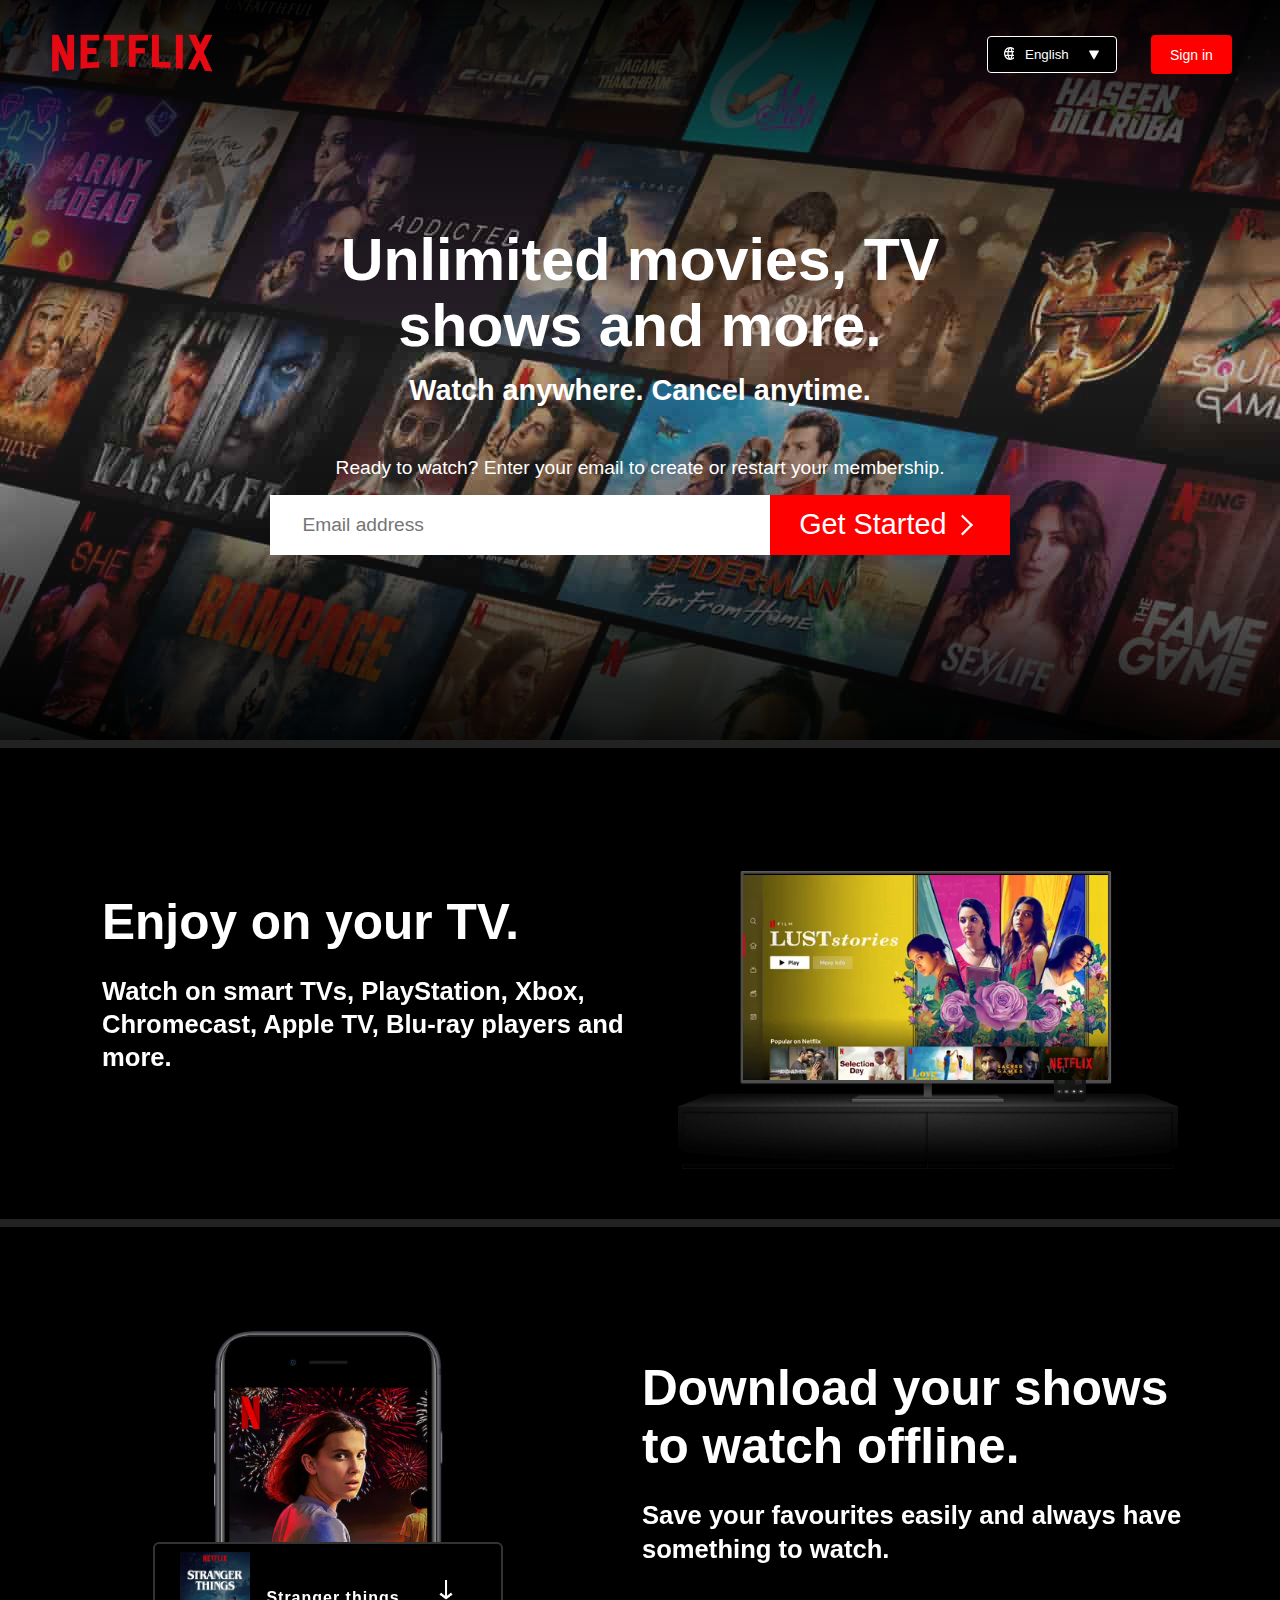
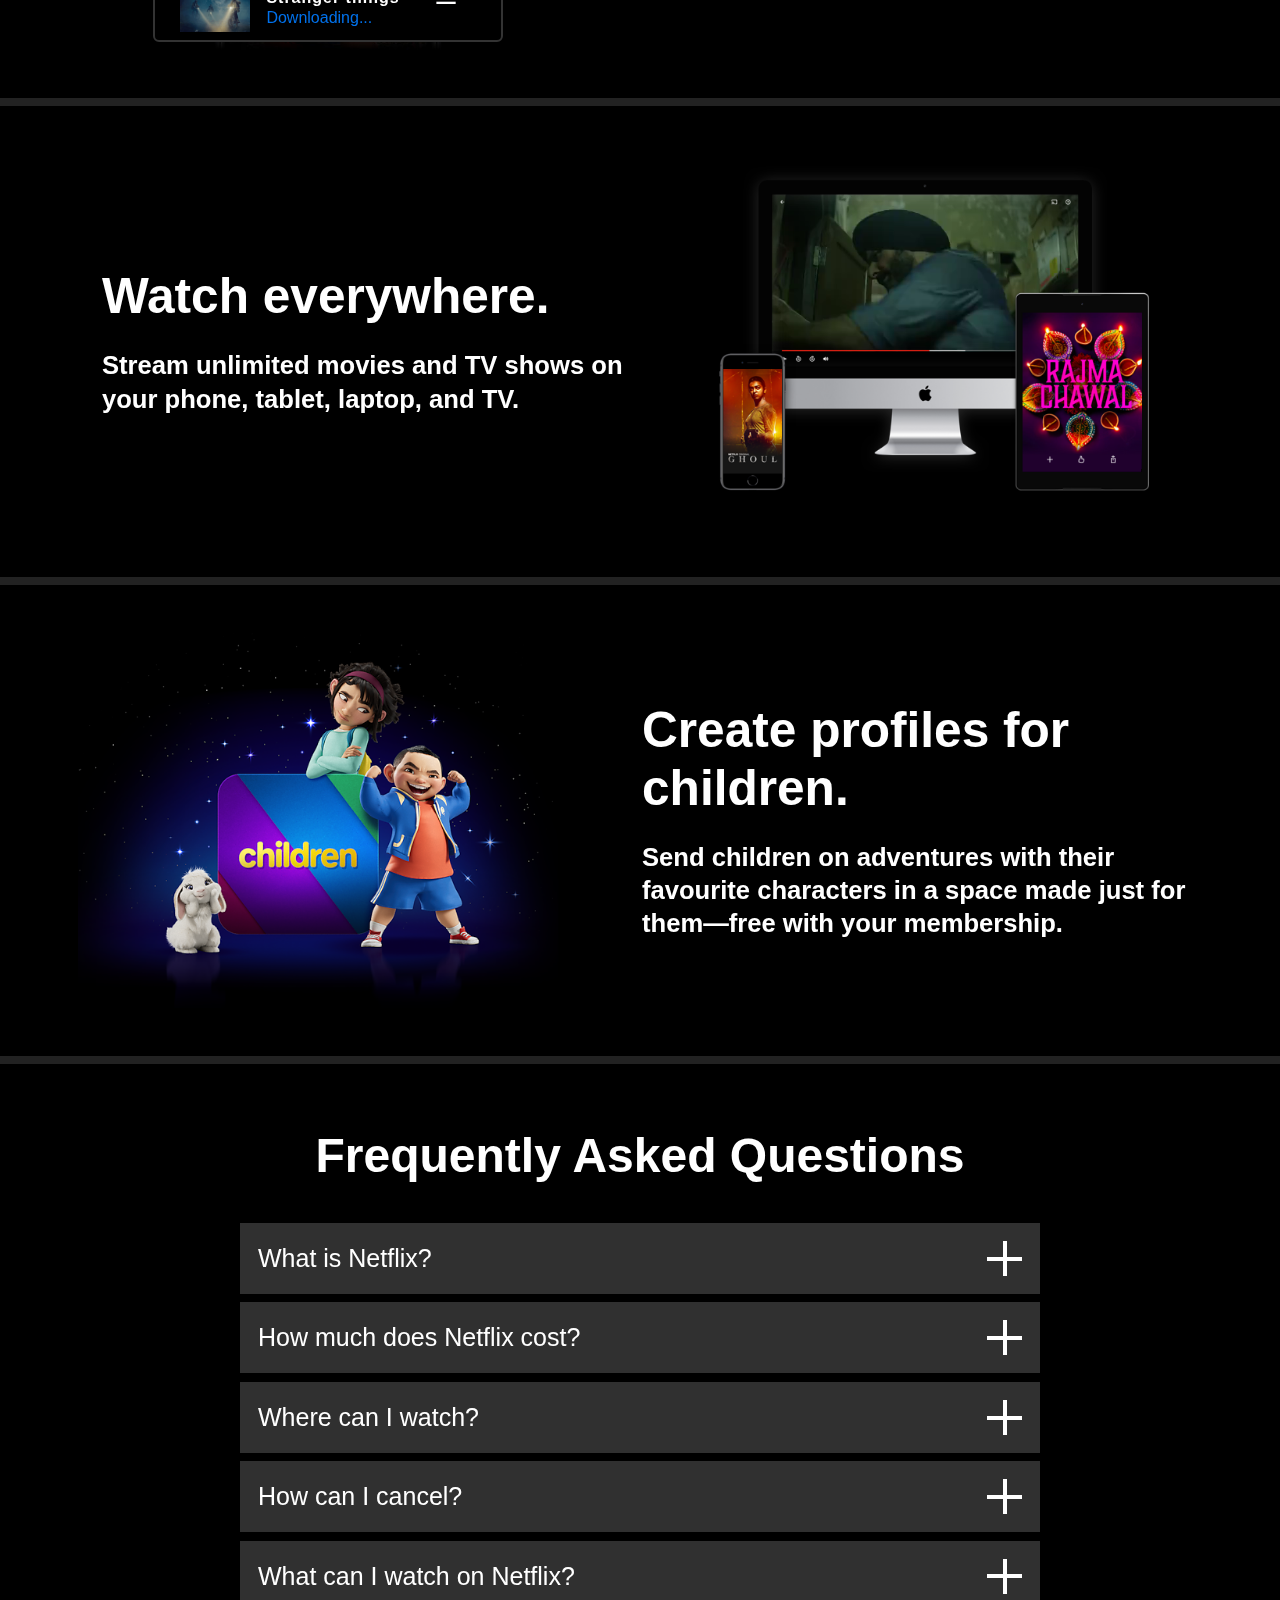
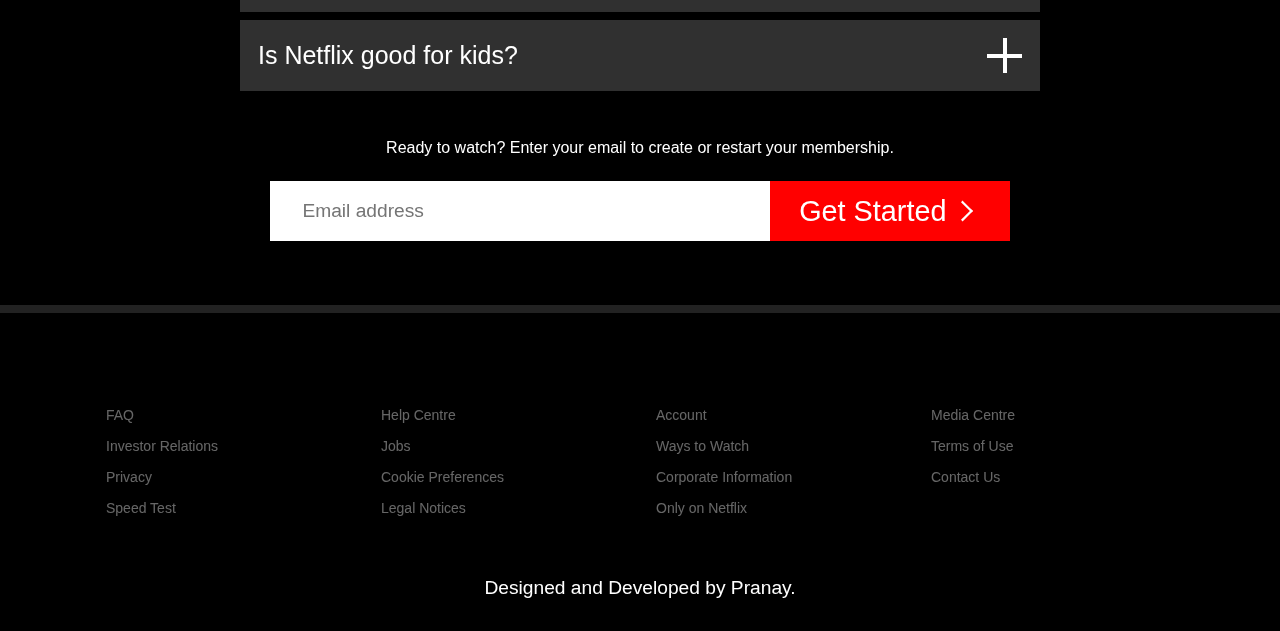
<file: index.html>
<!DOCTYPE html>
<html lang="en">

<head>
    <meta charset="UTF-8">
    <meta name="viewport" content="width=device-width, initial-scale=1.0">
    <meta http-equiv="X-UA-Compatible" content="ie=edge">
    <title>Document</title>
    <link rel="stylesheet" href="style.css">
</head>

<body>
    <div class="container">
        <div class="topBanner">
            <div class="topheader">
                <div class="logo">
                    <img src="./imgs/netflix-logo.png" class="logo-img" alt="">
                </div>
                <div class="signBx">
                    <div class="selectBx">
                        <select name="" id="">
                            <option value="Eng">&nbsp; English &nbsp;</option>
                            <option value="Eng">हिन्दी</option>
                        </select>
                    </div>
                    <div class="btnBx">
                        <button class="signinbtn"> <a style="color: #fff" href="./signin.html"> Sign in</a></button>
                    </div>
                </div>
            </div>

            <div class="mainBx">
                <div class="textBx">
                    <h1>Unlimited movies, TV <br> shows and more.</h1>
                    <h3>Watch anywhere. Cancel anytime.</h3>
                    <br>
                    <p>Ready to watch? Enter your email to create or restart your membership.</p>
                </div>
                <div class="emailBx">
                    <div class="inputBx">
                        <input type="email" placeholder="Email address">
                    </div>
                    <div class="BtnBx">
                        <a href="#">Get Started </a>
                        <img class="rightIcon" src="./imgs/right_icon.svg" alt="">
                    </div>
                </div>
            </div>

        </div>

        <div class="card-sec">
            <div class="card-container">
                <div class="card">
                    <div class="textBx">
                        <h3>Enjoy on your TV.</h3>
                        <h4>Watch on smart TVs, PlayStation, Xbox, Chromecast, Apple TV, Blu-ray players and more.</h4>
                    </div>
                    <div class="imgBx">
                        <img src="./imgs/tv.png" alt="">
                        <video class="vid1" src="./vids/vid1.mp4" type="video/m4v" autoplay loop muted>
                        </video>
                    </div>
                </div>

                <div class="card">
                    <div class="textBx">
                        <h3>Download your shows to watch offline.</h3>
                        <h4>Save your favourites easily and always have something to watch.</h4>
                    </div>
                    <div class="imgBx">
                        <img src="./imgs/mobile.jpg" alt="">
                        <div class="showBx">
                            <div class="imgBook">
                                <img src="./imgs/boxshot.png" alt="">
                            </div>
                            <div class="text">
                                <h2>Stranger things</h2>
                                <span>Downloading...</span>
                            </div>
                            <div class="downloadBx">
                                <img src="./imgs/download-icon.gif" alt="">
                            </div>
                        </div>
                    </div>
                </div>

                <div class="card">
                    <div class="textBx">
                        <h3>Watch everywhere.</h3>
                        <h4>Stream unlimited movies and TV shows on your phone, tablet, laptop, and TV.</h4>
                    </div>
                    <div class="imgBx">
                        <img src="./imgs/device-pile-in.png" alt="">
                        <video class="vid2" src="./vids/vid2.mp4" type="video/m4v" autoplay loop muted>
                        </video>
                    </div>
                </div>

                <div class="card">
                    <div class="textBx">
                        <h3>Create profiles for children.</h3>
                        <h4>Send children on adventures with their favourite characters in a space made just for
                            them—free with your membership.</h4>
                    </div>
                    <div class="imgBx">
                        <img src="./imgs/cartoon.png" alt="">
                    </div>
                </div>
            </div>
        </div>



        <!-- // Accordian section -->
        <div class="accordian-container">
            <h1 class="accorheading">Frequently Asked Questions</h1>
            <div class="accordian">
                <button class="accordianBtn">
                    <p>What is Netflix?</p>
                    <div class="cross"></div>
                </button>
                <div class="accordianBody">
                    <p>Netflix is a streaming service that offers a wide variety of award-winning TV shows, movies,
                        anime, documentaries and more – on thousands of internet-connected devices.

                        You can watch as much as you want, whenever you want, without a single ad – all for one low
                        monthly price. There's always something new to discover, and new TV shows and movies are added
                        every week!</p>
                </div>
                <button class="accordianBtn">
                    <p>How much does Netflix cost?</p>
                    <div class="cross"></div>
                </button>
                <div class="accordianBody">
                    <p>Watch Netflix on your smartphone, tablet, Smart TV, laptop, or streaming device, all for one
                        fixed monthly fee. Plans range from ₹ 149 to ₹ 649 a month. No extra costs, no contracts.</p>
                </div>
                <button class="accordianBtn">
                    <p> Where can I watch?</p>
                    <div class="cross"></div>
                </button>
                <div class="accordianBody">
                    <p>Watch anywhere, anytime. Sign in with your Netflix account to watch instantly on the web at
                        netflix.com from your personal computer or on any internet-connected device that offers the
                        Netflix app, including smart TVs, smartphones, tablets, streaming media players and game
                        consoles.

                        You can also download your favourite shows with the iOS, Android, or Windows 10 app. Use
                        downloads to watch while you're on the go and without an internet connection. Take Netflix with
                        you anywhere.</p>
                </div>
                <button class="accordianBtn">
                    <p>How can I cancel?</p>
                    <div class="cross"></div>
                </button>
                <div class="accordianBody">
                    <p>Netflix is flexible. There are no annoying contracts and no commitments. You can easily cancel
                        your account online in two clicks. There are no cancellation fees – start or stop your account
                        anytime.</p>
                </div>
                <button class="accordianBtn">
                    <p>What can I watch on Netflix?</p>
                    <div class="cross"></div>
                </button>
                <div class="accordianBody">
                    <p>Netflix has an extensive library of feature films, documentaries, TV shows, anime, award-winning
                        Netflix originals, and more. Watch as much as you want, anytime you want.</p>
                </div>
                <button class="accordianBtn">
                    <p>Is Netflix good for kids?</p>
                    <div class="cross"></div>
                </button>
                <div class="accordianBody">
                    <p>The Netflix Kids experience is included in your membership to give parents control while kids
                        enjoy family-friendly TV shows and films in their own space.

                        Kids profiles come with PIN-protected parental controls that let you restrict the maturity
                        rating of content kids can watch and block specific titles you don’t want kids to see.</p>
                </div>
            </div>
            <p class="text">Ready to watch? Enter your email to create or restart your membership.</p>

            <div class="emailBx">
                <div class="inputBx">
                    <input type="email" placeholder="Email address">
                </div>

                <div class="BtnBx">

                    <a href="#">Get Started </a>
                    <img class="rightIcon" src="./imgs/right_icon.svg" alt="">
                </div>
            </div>
        </div>



        <div class="footer-sec">
            <div class="footer">
                <div class="box">
                    <ul>
                        <li><a href="">FAQ</a></li>
                        <li><a href="">Investor Relations</a></li>
                        <li><a href="">Privacy</a></li>
                        <li><a href="">Speed Test</a></li>
                    </ul>
                </div>
                <div class="box">
                    <ul>
                        <li><a href="">Help Centre</a></li>
                        <li><a href="">Jobs</a></li>
                        <li><a href="">Cookie Preferences</a></li>
                        <li><a href="">Legal Notices</a></li>
                    </ul>
                </div>
                <div class="box">
                    <ul>
                        <li><a href="">Account</a></li>
                        <li><a href="">Ways to Watch</a></li>
                        <li><a href="">Corporate Information</a></li>
                        <li><a href="">Only on Netflix</a></li>
                    </ul>
                </div>
                <div class="box">
                    <ul>
                        <li><a href="">Media Centre</a></li>
                        <li><a href="">Terms of Use</a></li>
                        <li><a href="">Contact Us</a></li>
                    </ul>
                </div>
            </div>

            

        </div>
        <div class="credits">Designed and Developed by Pranay.</div>
    </div>
    <script src="script.js"></script>
</body>

</html>
</file>
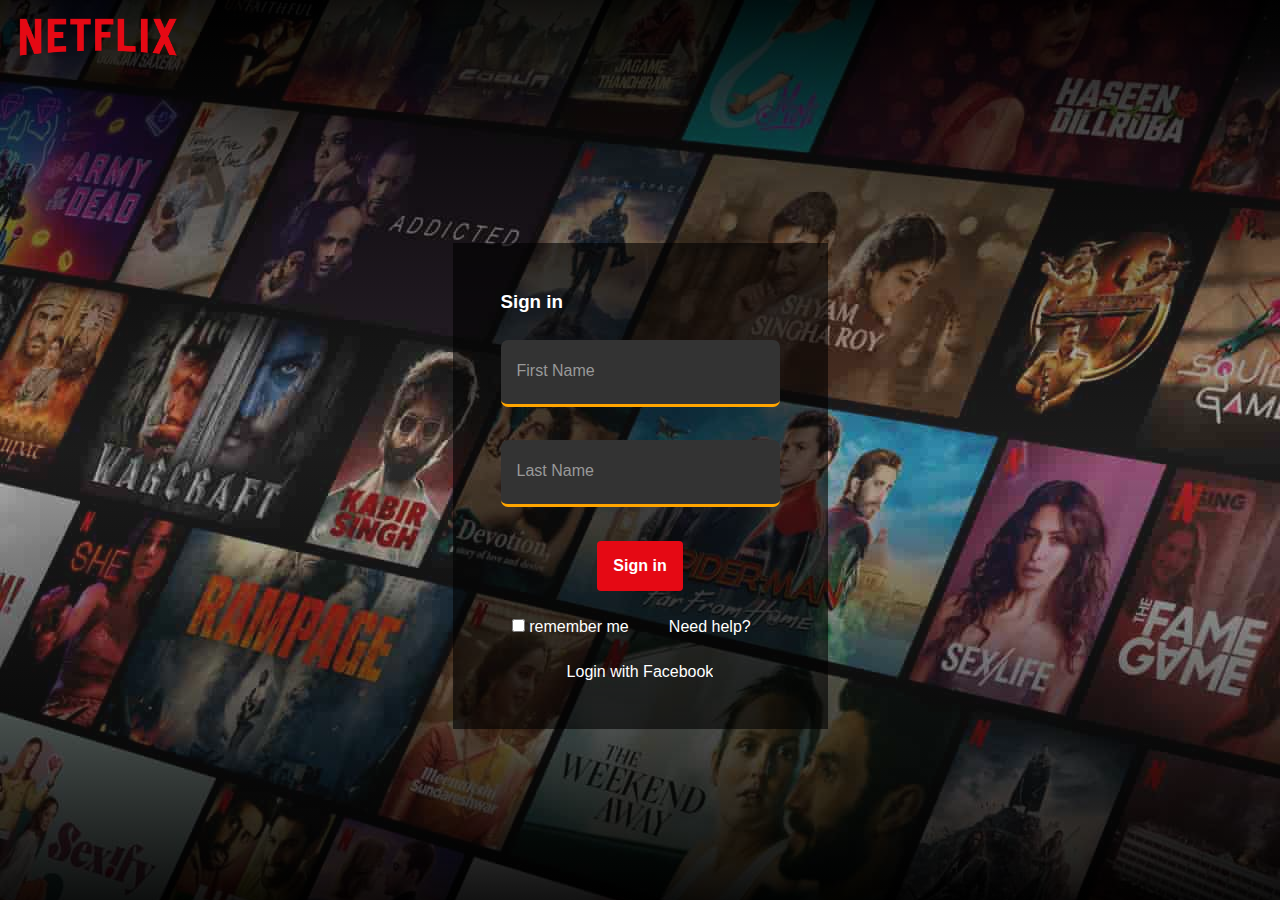
<file: signin.html>
<!DOCTYPE html>
<html lang="en">

<head>
    <meta charset="UTF-8">
    <meta name="viewport" content="width=device-width, initial-scale=1.0">
    <meta http-equiv="X-UA-Compatible" content="ie=edge">
    <title>Document</title>
    <link rel="stylesheet" href="signincss.css">
</head>

<body>
    <div class="main-container">
        <div class="logodiv">
            <img src="./imgs/netflix-logo.png" alt="">
        </div>
        <div class="signinBx">
            <div class="signin">
                <div>

                    <form action="">
                        <h3>Sign in</h3>
                        <div>
                            <input type="text" required>
                            <label for="">First Name</label>
                        </div>
                        <div>
                            <input type="text" required>
                            <label for="">Last Name</label>
                        </div>
                        <div class="btnBx">
                            <a href="./index.html">Sign in</a>
                        </div>
                        <div class="remember">
                            <div><p>
                                <input type="checkbox">
                                remember me</p>
                            </div>
                            <div><span>Need help?</span></div>
                            
                        </div>
                        <div class="login">
                            <span>Login with Facebook</span>
                        </div>
                    </form>
                </div>

            </div>
        </div>

    </div>
</body>

</html>
</file>
<file: style.css>
*{
    margin: 0;
    padding: 0;
    box-sizing: border-box;
    font-family: sans-serif;
    outline: none;
    border:none;
    text-decoration: none;
    list-style: none;
    overflow-x: hidden;
    /* user-select: none; */
}

:root{
    --primary-color: #000;
    --white-svg-color: invert(100%) sepia(100%) saturate(1%) hue-rotate(257deg) brightness(103%) contrast(102%);
    --light-svg-color: invert(60%) sepia(100%) saturate(1%) hue-rotate(257deg) brightness(103%) contrast(102%);
}

body{
    background:#000;
}

.topBanner{
    width: 100%;
    height: 748px;
    /* background: red; */
    background: linear-gradient(rgba(0,0,0,0.9),rgba(255,255,255,0.1),  rgba(0,0,0,0.9)), url('./imgs/mainbanner.jpg');
    border-bottom: 8px solid #222;
}

.container .topBanner .topheader{
    /* background: rgb(139, 126, 126); */
    display: flex;
    justify-content: space-between;
    padding: 2rem 3rem;
    align-items: center;
}


.container .topBanner .topheader .signBx{
    display: flex;
    /* background:red;   */
    min-width: 150px;
    justify-content: center;
    align-items: center;
    gap: 2.1rem;
}

.container .topBanner .topheader .signBx .selectBx{
    background: black;
    border: 0.07rem solid #fff;
    border-radius: 4px;
    padding: 0.3rem 1rem;
    position: relative;
    display: flex;
    justify-content: center;
    align-items: center;
    gap: 0.2rem;
}

/* // remove downward facing default arrow from select box */
.container .topBanner .topheader .signBx .selectBx select{
    -webkit-appearance: none;
    -moz-appearance: none;
    background:none;
    padding: 0.3rem 0;
    width: 100%;  
    background: #000;

    /* margin: 0 0.9rem; */
    color: #fff;
}


.container .topBanner .topheader .signBx .selectBx::before{
    content: "";
    display: block;
    background: url('./imgs/language_118997.svg') no-repeat;
    filter: var(--white-svg-color);
    width: 15px;
    height: 15px;
}

.container .topBanner .topheader .signBx .selectBx::after{
    content: "";
    display: block;
    background: url('./imgs/downarrow_113600.svg') no-repeat;
    filter: var(--white-svg-color);
    width: 16px;
    height: 10px;    
}


.container .topBanner .topheader .signBx .btnBx button{
    padding: 0.7rem 1.2rem;
    background:red;
    color: #fff;
    border-radius: 4px;
    cursor: pointer;
    font-size: 14px;
}


.logo-img{
    display: block;
    width: 170px;
    height: 45px;
}

.topBanner .mainBx{
    /* background:red; */
    margin-top: 6rem;
    display: flex;
    justify-content: center;
    align-items: center;
    padding: 1.4rem;
    width: 100%;
    color: #fff;
    flex-direction: column;
}

.topBanner .mainBx .textBx{
    /* background:yellow; */
    max-width: 950px;
    display: flex;
    flex-direction: column;
    justify-items: center;
    align-items: center;
    text-align: center;
    gap: 1rem;
}

.topBanner .mainBx .textBx h1{
    font-size: 3.7rem;
    line-height: 1.1;
}

.topBanner .mainBx .textBx h3{
    font-size: 1.8rem;
}

.topBanner .mainBx .textBx p{
    font-size: 1.2rem;
}

.emailBx{
    /* background:cyan; */
    width: 950px;
    display: flex;
    margin-top: 0.4rem;
    justify-content: center;
    align-items: center;
}

.emailBx .inputBx{
    width: 500px;
    margin-top: 0.6rem;
}    

.emailBx .inputBx input{
    width: 100%;
    height: 60px;
    padding-right: 3.4rem;
    font-size: 1.2rem;
    padding-left: 2rem;
}

.emailBx .BtnBx{
    height: 60px;
    margin-top: 0.6rem;
    background: red;
    display: flex;
    justify-content: center;
    padding: 0 1.8rem;
    align-items: center;
    gap: 0.4rem;
}

.emailBx .BtnBx .rightIcon{
    filter: var(--white-svg-color);
    width: 28px;
    height: 24px;
} 

.emailBx .BtnBx a{
    font-size: 1.8rem;
    text-decoration: none;
    color: #fff;
}

.card-sec{
    max-width: 100%;
}


.card-sec .card-container .card{
    display: flex;
    justify-content: center;
    align-items: center;
    gap: 1rem;
    padding: 3rem;
    border-bottom: 8px solid #222;
}

.card-sec .card-container .card:nth-child(2){
    flex-direction: row-reverse;
    gap: 4rem;
}

.card-sec .card-container .card .textBx{
    width: 560px;
    display: flex;
    flex-direction: column;
    gap: 1.5rem;
    color: #fff;
}

.card-sec .card-container .card .textBx h3{
    font-size: 3.1rem;
}

.card-sec .card-container .card .textBx h4{
    font-size: 1.6rem;
    line-height: 1.3;
}

.card-sec .card-container .card .imgBx{
    width: 500px;
    position: relative;
}

.card-sec .card-container .card .imgBx .vid1{
    position: absolute;
    top: 21%;    
    left: 13%;
    width: 73%;
}

.card-sec .card-container .card .imgBx img{
    display: block;
    width: 100%;
}

.card-sec .card-container .card .imgBx .showBx {
    background: #000;
    border-radius: 6px;
    padding: 0.5rem;
    border: 2px solid #333;
    position: absolute;
    bottom: 0.5rem;
    left: 50%;
    display: flex;
    width: 350px;
    transform: translate(-50%);
    justify-content: center;
    align-items: center;
    gap: 1rem;
    overflow: hidden;
}

.card-sec .card-container .card .imgBx .showBx .downloadBx img{
    width: 60px;
    height: 60px;
}

.card-sec .card-container .card .imgBx .showBx .imgBook{
    width: 70px;
    height: 80px;
    overflow: hidden;
    position: relative;
}

.card .vid2{
    position: absolute;
    top: 8%;    
    left: 18%;
    width: 63%;
    z-index:-1;
}

.card-sec .card-container .card .imgBx .showBx .imgBook img{
    display: block;
    /* width: 100%; */
}

.card-sec .card-container .card .imgBx .showBx .text h2{
    font-size: 16px;
    color: #fff;
    font-weight: 600;
    letter-spacing: 1px;
    margin-bottom: 0.1rem;
}

.card-sec .card-container .card .imgBx .showBx .text span{
    color: #0071eb;
}

.card-sec .card-container .card:nth-child(4){
    flex-direction: row-reverse;
    gap: 4rem;
}

/* styling accordian */
.accordian-container{
    margin: 4rem 0;
    display: flex;
    justify-content: center;
    align-items: center;
    padding-bottom: 4rem;
    gap: 2.5rem;
    flex-direction: column;
    border-bottom: 8px solid #222;
}

.accordian-container h1{
    font-size: 3rem;
    text-align: center;
    color: #fff;
}

.accordian-container .accordian{
    max-width: 800px;
}

.accordian-container .accordian .accordianBtn{
    background: #303030;
    color: #fff;
    cursor: pointer;
    padding: 18px;
    width: 100%;
    text-align: left;
    border: none;
    font-size: 25px;
    transition: 0.4s;
    display: flex;
    justify-content: space-between;
    align-items: center;
    overflow: hidden;
}

.accordian-container .accordian .accordianBtn .cross{
    width: 35px;
    height: 35px;
    /* background:#000; */
    position: relative;
    overflow: hidden;
    transition: 0.3s ease;
}

.accordian-container .accordian .accordianBtn .cross::before{
    content: "";
    position: absolute;
    left: 50%;
    width: 4px;
    transform: translate(-50%);
    height: 100%;
    background: #fff;
}

.accordian-container .accordian .accordianBtn .cross::after{
    content: "";
    position: absolute;
    top: 45%;
    left: 0;
    width: 100%;
    height: 4px;
    /* transform: translate(-50%); */
    background: #fff;
}

.accordian-container .accordian .accordianBtn.active .cross{
    /* background:red; */
    transform: rotateZ(45deg);
}

.accordian-container .accordian .accordianBody{
    background: #303030;
    max-height: 0;
    transition: max-height 0.2s ease-out;
    overflow: hidden;
    padding: 0 26px;
    border-top: 2px solid #000;
    margin-bottom: 0.4rem;

}

.text{
    color: #fff;
    margin-bottom: -2rem;
}

.accordian-container .accordian .accordianBody p{
    font-size: 1.7rem;
    color: #fff;
    line-height: 1.2;
    padding: 22px;
}

.footer-sec{
    display: flex;
    justify-content: center;
    align-items: center;
}

.footer{
    width: 1100px;  
    /* background:red; */
    display: flex;
    flex-wrap: wrap;
    /* gap: 3rem; */
}

.footer .box{
    padding: 1rem;
}


.footer .box ul li{
    margin: 0.8rem 0;
}

.footer .box ul li a{
    font-size: 14px;
    color: rgba(255,255,255,0.4);
    cursor: pointer;
}

.footer .box ul li a:hover{
    text-decoration: underline;
}

.footer .box{
    width: 25%;
}

.credits{
    width: 100%;
    color: #fff;
    padding: 2rem 0;
    font-size: 1.2rem;
    text-align: center;
}

    


@media (max-width: 550px){
    .logo-img{
        display: block;
        width: 88px;
        height: 24px;
    }

    html{
        font-size: 12px;
    }

    .container .topBanner .topheader .signBx .btnBx button{
        padding: 0.6rem;
    }
    .container .topBanner .topheader .signBx .selectBx{
        gap: 0.1rem;
    }
    .container .topBanner .topheader .signBx{
        gap: 0.6rem;
    }
    .container .topBanner .topheader .signBx .selectBx select{
        -webkit-appearance: none;
        color: #fff;
        width: 40px;
    }
    .footer .box{
        width: 50%;
    }
}

@media (max-width: 350px){
    .topheader{
        padding: 0rem 0rem;
        gap: 1rem;
        flex-direction: column;
    }
    .container .topBanner .topheader .signBx .btnBx button{
        font-size: 10px;
    }

    .footer .box{
        width: 100%;
    }
}

@media (max-width: 800px){
    .emailBx .inputBx{
        width: 400px;
        margin-top: 0.6rem;
    }   
}

@media (max-width: 768px){
    .emailBx {
        flex-direction: column;
    }

    .emailBx .inputBx{
        max-width: 630px;
        margin: 0 4rem;
        margin-top: 0.6rem;
    }   

    .topBanner .mainBx .textBx h1{
        font-size: 3.2rem;
        /* line-height: 1.1; */
        overflow: hidden;
    }
    .emailBx .BtnBx a{
        font-size: 1.5rem;
    }

    .accordian-container h1{
        font-size: 2.2rem;
    }

    .accordian-container .accordian .accordianBody p{
        font-size: 1.4rem;
        line-height: 1.4;
        padding: 12px;
    }
    .accordian-container .accordian .accordianBtn{
        font-size: 20px;
    }
    .accordian-container .accordian .accordianBtn .cross{
        width: 20px;
        height: 20px;
    }

    .footer{
        grid-template-columns: repeat(3,1fr);
    }
}

@media (max-width: 991px){
    .card-sec .card-container .card{
        flex-wrap: wrap;
    }
    
    .card-sec .card-container .card .textBx{
        width: 100%;
        text-align: center;
    }

    .card-sec .card-container .card .textBx h3{
        font-size: 2.4rem;
    }
    
    .card-sec .card-container .card .textBx h4{
        font-size: 1.5rem;
        line-height: 1.3;
    }
    

    .card-sec .card-container .card .imgBx{
        width: 100%;
    }
}
</file>
<file: signincss.css>
*{
    margin: 0;
    padding: 0;
    box-sizing: border-box;
    font-family: sans-serif;
    outline: none;
    border:none;
    text-decoration: none;
    list-style: none;
    overflow-x: hidden;
  

    /* user-select: none; */
}

.main-container{
    width: 100%;
    height: 100vh;
    background: linear-gradient(rgba(0,0,0,0.9),rgba(255,255,255,0.1),  rgba(0,0,0,0.9)), url('./imgs/mainbanner.jpg');
    
}

.main-container .logodiv img{
    width: 166px;
    height: 45px;
}

.main-container .logodiv {
    padding: 1rem;
}

.signinBx{
    display: flex;
    width: 100%;
    flex-direction: column;
    justify-content: center;
    align-items: center;
    height: 90vh;
    color: #fff;
    overflow: hidden;
}

.signinBx .signin{
    width: 470px;  
    display: flex;
    justify-content: center;
    align-items: center;
    
}


.signinBx .signin div{
    width: 100%;
    height: 100%;
    display: flex;
    justify-content: center;
    align-items: center;
    
    /* background:#fff; */

}

form {
    padding: 3rem;
    display: flex;
    flex-direction: column;
    gap: 1.7rem;
    background: rgba(0,0,0,0.6);
    overflow: hidden;
}

form div{
    position: relative;
    overflow: hidden;
}

form div label{
    position: absolute;
    top: 22px;
    left: 0;
    margin-bottom: 1rem ;
    color: #999;
    pointer-events: none;
    transition: 0.2s;
    padding-left: 1rem;
}

form input[type="text"]:focus~label,
form input[type="text"]:valid~label{
    top: -1px;
    font-size: 12px;
    left: 0;
}

form input[type="text"]{
    width: 100%;
    height: 50px;
    font-size: 1.2rem;
    margin-bottom: 0.4rem;
    background: #333;
    color: #fff;
    padding:2rem 1rem;
    border-radius: 7px;
    border-bottom: 3px solid orange;
}

form .btnBx a{
    display: block;
    text-align: center;
    padding: 1rem;
    border-radius: 4px;
    background:#e50914;
    color: #fff;
    font-size: 16px;
    font-weight: bold;
    transition: 0.2s;
}

form .btnBx a:hover{
    background:red;
}

form .remember{
    display: flex;
    justify-content: space-between;
    align-items: center;
}

/* form .remember p{
    width: 200px;
} */

form .remember span{
    display: block;
    text-align: right;
}

@media (max-width:500px){
    /* .signinBx .signin div{
        width: 90%;
    } */
    html{
        font-size: 12px;
    }
    form{
        width: 60%;
    }
}

/* @media (max-width:450px){
    .signinBx .signin div{
        width: 65%;
    }
    
} */

@media (max-width:310px){
    /* .signinBx .signin div{
        width: 55%;
    } */
    form{
        width: 50%;
    }

    form {
        gap: 0.7rem;
    }

    form input[type="text"]{
        height: 40px;
        padding: 1rem;
        margin: 0.4rem;
        font-size: 1.5rem;
    }

    form label{

    } 
    
}
</file>
